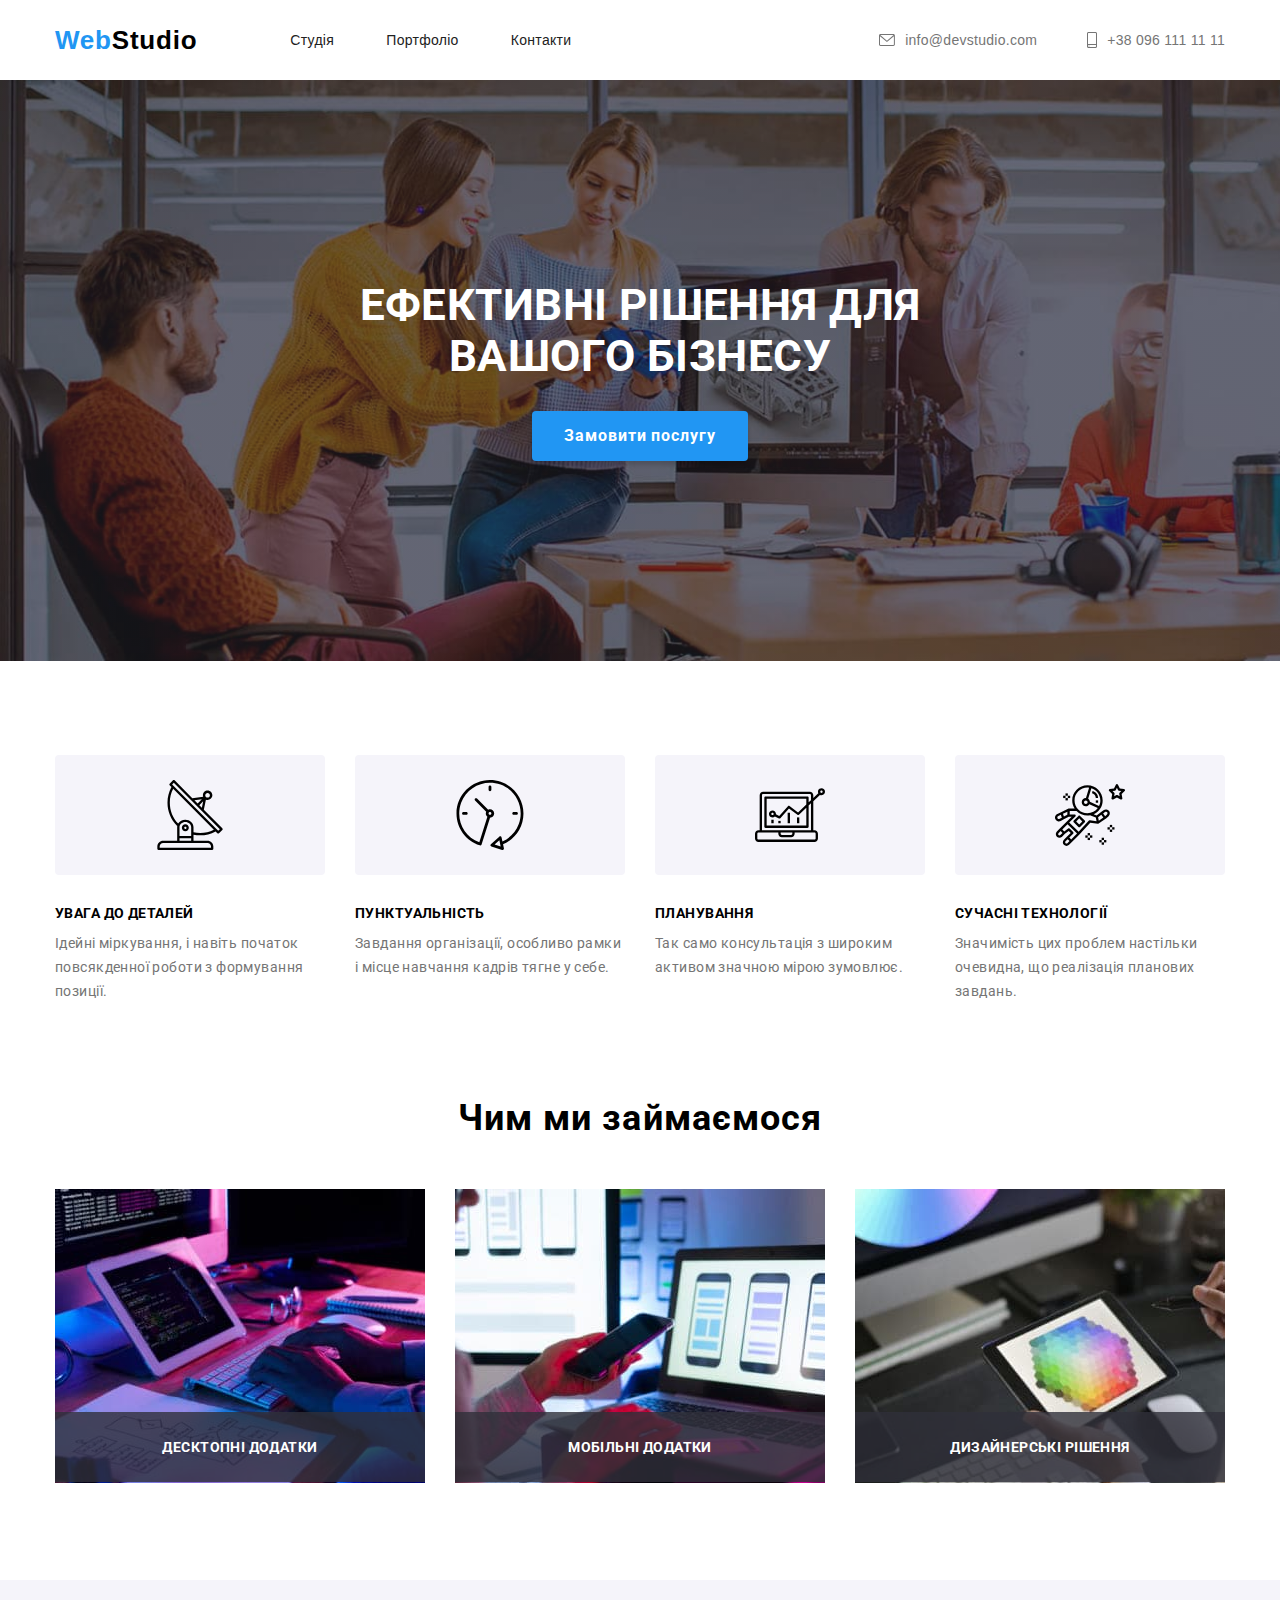
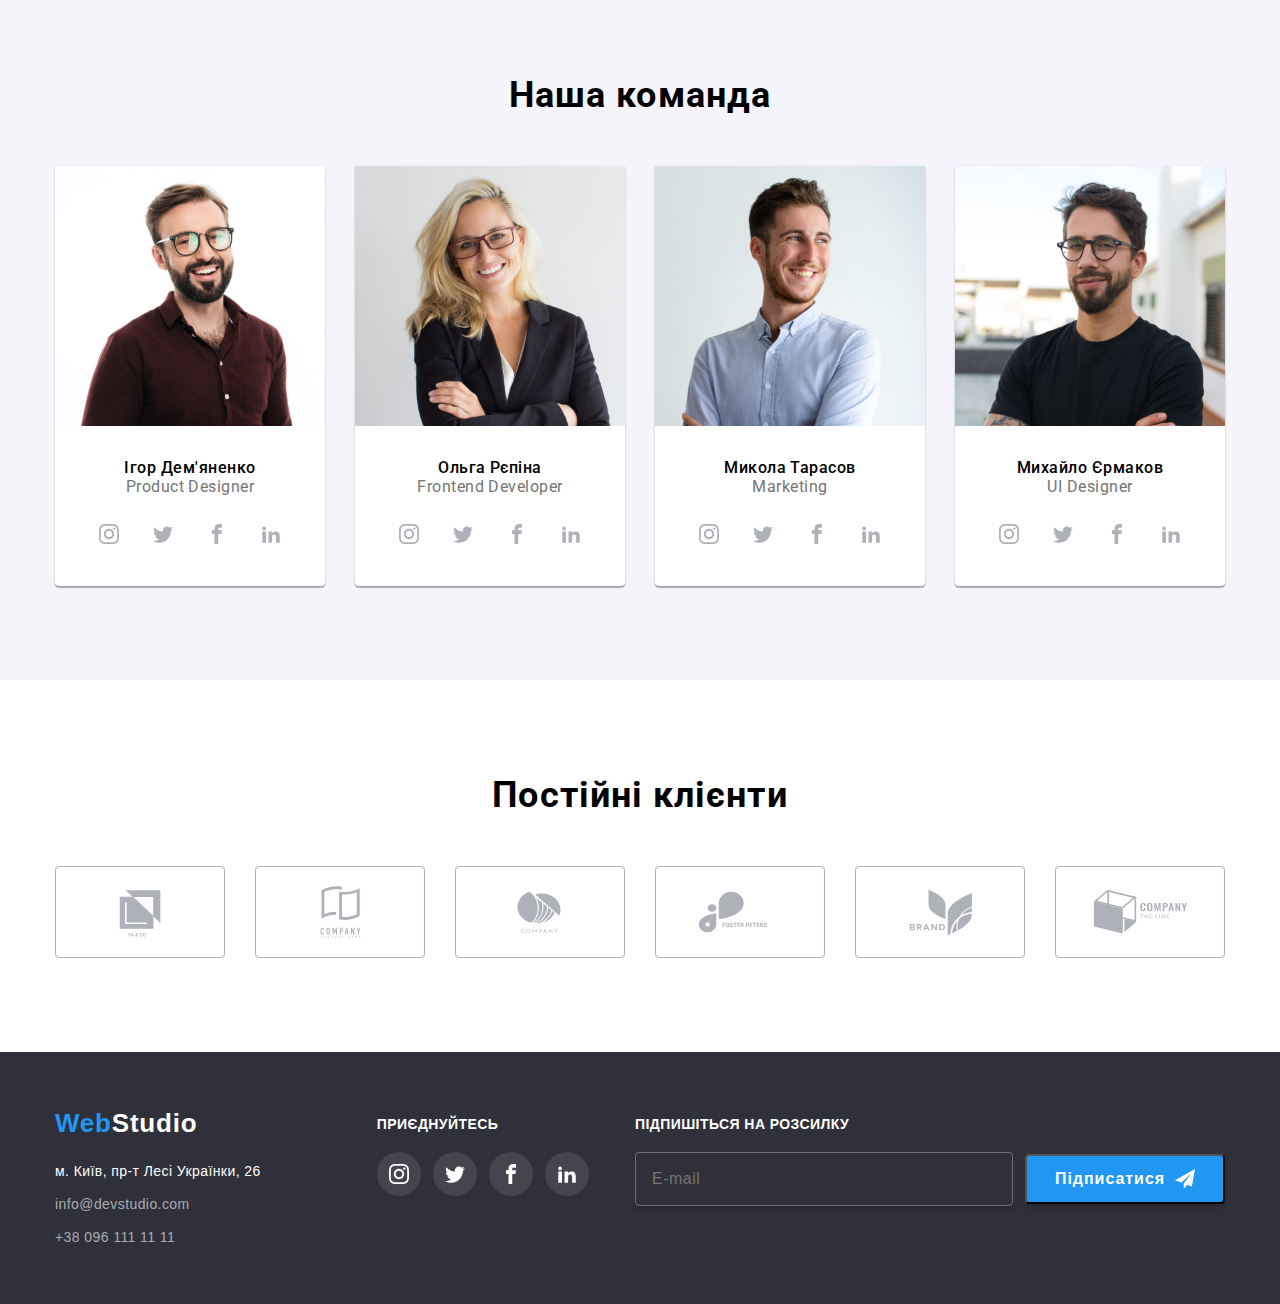
<file: index.html>
<!DOCTYPE html>
<html lang="uk">
  <head>
    <meta name="viewport" content="width=device-width, initial-scale=1" />
    <meta charset="UTF-8" />
    <meta http-equiv="X-UA-Compatible" content="IE=edge" />
    <meta name="viewport" content="width=device-width, initial-scale=1.0" />
    <title lang="en">WebStudio</title>
    <link
      rel="stylesheet"
      href="https://cdnjs.cloudflare.com/ajax/libs/modern-normalize/2.0.0/modern-normalize.min.css"
    />
    <link
      href="https://fonts.googleapis.com/css2?family=Raleway:wght@700;900&family=Roboto:wght@400;500;700&display=swap"
      rel="stylesheet"
    />
    <link rel="stylesheet" href="./css/main.css" />
  </head>
  <body>
    <iframe
      src="./header.html"
      frameborder="0"
      class="iframe-header"
      title="шапка сайту"
    ></iframe>
    <main>
      <!-- Section hero -->
      <section class="hero">
        <div class="hero-container">
          <h1 class="hero-title">Ефективні рішення для вашого бізнесу</h1>
          <button class="hero-btn" type="button" data-modal-open>
            Замовити послугу
          </button>
        </div>
      </section>
      <!-- Наші особливості -->
      <section class="section">
        <div class="advantages">
          <ul class="advantages-list">
            <li class="advantages-list-item">
              <div class="advantages-list-item-iconbox">
                <svg class="advantages-list-item-iconbox-icon">
                  <use href="./icons/symbol-defs.svg#icon-antenna"></use>
                </svg>
              </div>
              <h3 class="advantages-list-item-title">УВАГА ДО ДЕТАЛЕЙ</h3>
              <p class="advantages-list-item-desc">
                Ідейні міркування, і навіть початок повсякденної роботи з
                формування позиції.
              </p>
            </li>
            <li class="advantages-list-item">
              <div class="advantages-list-item-iconbox">
                <svg class="advantages-list-item-iconbox-icon">
                  <use href="./icons/symbol-defs.svg#icon-clock"></use>
                </svg>
              </div>
              <h3 class="advantages-list-item-title">ПУНКТУАЛЬНІСТЬ</h3>
              <p class="advantages-list-item-desc">
                Завдання організації, особливо рамки і місце навчання кадрів
                тягне у себе.
              </p>
            </li>
            <li class="advantages-list-item">
              <div class="advantages-list-item-iconbox">
                <svg class="advantages-list-item-iconbox-icon">
                  <use href="./icons/symbol-defs.svg#icon-diagram"></use>
                </svg>
              </div>
              <h3 class="advantages-list-item-title">ПЛАНУВАННЯ</h3>
              <p class="advantages-list-item-desc">
                Так само консультація з широким активом значною мірою зумовлює.
              </p>
            </li>
            <li class="advantages-list-item">
              <div class="advantages-list-item-iconbox">
                <svg class="advantages-list-item-iconbox-icon">
                  <use href="./icons/symbol-defs.svg#icon-astronaut"></use>
                </svg>
              </div>
              <h3 class="advantages-list-item-title">СУЧАСНІ ТЕХНОЛОГІЇ</h3>
              <p class="advantages-list-item-desc">
                Значимість цих проблем настільки очевидна, що реалізація
                планових завдань.
              </p>
            </li>
          </ul>
        </div>
      </section>
      <!-- Чим ми займаємося-->
      <section class="section">
        <div class="container">
          <h2 class="section-title">Чим ми займаємося</h2>
          <ul class="we-do-list">
            <li class="we-do-list-item">
              <img
                src="./images/coding.jpg"
                alt="photo-coding"
                height="294"
                width="370"
              />
              <p class="we-do-list-item-text">Десктопні додатки</p>
            </li>
            <li class="we-do-list-item">
              <img
                src="./images/design.jpg"
                alt="photo-design"
                height="294"
                width="370"
              />
              <p class="we-do-list-item-text">Мобільні додатки</p>
            </li>
            <li class="we-do-list-item">
              <img
                src="./images/style.jpg"
                alt="photo-style,colors"
                height="294"
                width="370"
              />
              <p class="we-do-list-item-text">Дизайнерські рішення</p>
            </li>
          </ul>
        </div>
      </section>
      <!--Наша команда-->
      <section class="section color-section">
        <div class="team-container">
          <h2 class="section-title">Наша команда</h2>
          <ul class="team-list">
            <li class="team-list-item">
              <img
                src="./images/ihor-demyanenko.jpg"
                alt="photo-ihora"
                width="270"
                height="260"
              />
              <div class="team-list-item-info">
                <h3 class="team-list-item-info-name">Ігор Дем'яненко</h3>
                <p class="team-list-item-info-position">Product Designer</p>
                <ul class="team-list-item-info-media-list">
                  <li class="team-list-item-info-media-list-item">
                    <a
                      href="https://www.instagram.com/"
                      class="icon-container"
                      aria-label="Посилання на інстаграм"
                    >
                      <svg class="icon">
                        <use
                          href="./icons/symbol-defs.svg#icon-instagram"
                        ></use>
                      </svg>
                    </a>
                  </li>
                  <li class="team-list-item-info-media-list-item">
                    <a
                      href="https://twitter.com/"
                      class="icon-container"
                      aria-label="Посилання на твіттер"
                    >
                      <svg class="icon">
                        <use href="./icons/symbol-defs.svg#icon-twitter"></use>
                      </svg>
                    </a>
                  </li>
                  <li class="team-list-item-info-media-list-item">
                    <a
                      href="https://www.facebook.com/"
                      class="icon-container"
                      aria-label="Посилання на фейсбук"
                    >
                      <svg class="icon">
                        <use href="./icons/symbol-defs.svg#icon-facebook"></use>
                      </svg>
                    </a>
                  </li>
                  <li class="team-list-item-info-media-list-item">
                    <a
                      href="https://www.linkedin.com/"
                      class="icon-container"
                      aria-label="Посилання на лінкедин"
                    >
                      <svg class="icon">
                        <use href="./icons/symbol-defs.svg#icon-linkedin"></use>
                      </svg>
                    </a>
                  </li>
                </ul>
              </div>
            </li>
            <li class="team-list-item">
              <img
                src="./images/olga-repina.jpg"
                alt="photo-olga"
                width="270"
                height="260"
              />
              <div class="team-list-item-info">
                <h3 class="team-list-item-info-name">Ольга Рєпіна</h3>
                <p class="team-list-item-info-position">Frontend Developer</p>
                <ul class="team-list-item-info-media-list">
                  <li class="team-list-item-info-media-list-item">
                    <a
                      href="https://www.instagram.com/"
                      class="icon-container"
                      aria-label="Посилання на інстаграм"
                    >
                      <svg class="icon">
                        <use
                          href="./icons/symbol-defs.svg#icon-instagram"
                        ></use>
                      </svg>
                    </a>
                  </li>
                  <li class="team-list-item-info-media-list-item">
                    <a
                      href="https://twitter.com/"
                      class="icon-container"
                      aria-label="Посилання на твіттер"
                    >
                      <svg class="icon">
                        <use href="./icons/symbol-defs.svg#icon-twitter"></use>
                      </svg>
                    </a>
                  </li>
                  <li class="team-list-item-info-media-list-item">
                    <a
                      href="https://www.facebook.com/"
                      class="icon-container"
                      aria-label="Посилання на фейсбук"
                    >
                      <svg class="icon">
                        <use href="./icons/symbol-defs.svg#icon-facebook"></use>
                      </svg>
                    </a>
                  </li>
                  <li class="team-list-item-info-media-list-item">
                    <a
                      href="https://www.linkedin.com/"
                      class="icon-container"
                      aria-label="Посилання на лінкедин"
                    >
                      <svg class="icon">
                        <use href="./icons/symbol-defs.svg#icon-linkedin"></use>
                      </svg>
                    </a>
                  </li>
                </ul>
              </div>
            </li>
            <li class="team-list-item">
              <img
                src="./images/mykola-tarasov.jpg"
                alt="photo-mykola"
                width="270"
                height="260"
              />
              <div class="team-list-item-info">
                <h3 class="team-list-item-info-name">Микола Тарасов</h3>
                <p class="team-list-item-info-position">Marketing</p>
                <ul class="team-list-item-info-media-list">
                  <li class="team-list-item-info-media-list-item">
                    <a
                      href="https://www.instagram.com/"
                      class="icon-container"
                      aria-label="Посилання на інстаграм"
                    >
                      <svg class="icon">
                        <use
                          href="./icons/symbol-defs.svg#icon-instagram"
                        ></use>
                      </svg>
                    </a>
                  </li>
                  <li class="team-list-item-info-media-list-item">
                    <a
                      href="https://twitter.com/"
                      class="icon-container"
                      aria-label="Посилання на твіттер"
                    >
                      <svg class="icon">
                        <use href="./icons/symbol-defs.svg#icon-twitter"></use>
                      </svg>
                    </a>
                  </li>
                  <li class="team-list-item-info-media-list-item">
                    <a
                      href="https://www.facebook.com/"
                      class="icon-container"
                      aria-label="Посилання на фейсбук"
                    >
                      <svg class="icon">
                        <use href="./icons/symbol-defs.svg#icon-facebook"></use>
                      </svg>
                    </a>
                  </li>
                  <li class="team-list-item-info-media-list-item">
                    <a
                      href="https://www.linkedin.com/"
                      class="icon-container"
                      aria-label="Посилання на лінкедин"
                    >
                      <svg class="icon">
                        <use href="./icons/symbol-defs.svg#icon-linkedin"></use>
                      </svg>
                    </a>
                  </li>
                </ul>
              </div>
            </li>
            <li class="team-list-item">
              <img
                src="./images/mykhailo-yermakov.jpg"
                alt="photo-mykhailo"
                width="270"
                height="260"
              />
              <div class="team-list-item-info">
                <h3 class="team-list-item-info-name">Михайло Єрмаков</h3>
                <p class="team-list-item-info-position">UI Designer</p>
                <ul class="team-list-item-info-media-list">
                  <li class="team-list-item-info-media-list-item">
                    <a
                      href="https://www.instagram.com/"
                      class="icon-container"
                      aria-label="Посилання на інстаграм"
                    >
                      <svg class="icon">
                        <use
                          href="./icons/symbol-defs.svg#icon-instagram"
                        ></use>
                      </svg>
                    </a>
                  </li>
                  <li class="team-list-item-info-media-list-item">
                    <a
                      href="https://twitter.com/"
                      class="icon-container"
                      aria-label="Посилання на твіттер"
                    >
                      <svg class="icon">
                        <use href="./icons/symbol-defs.svg#icon-twitter"></use>
                      </svg>
                    </a>
                  </li>
                  <li class="team-list-item-info-media-list-item">
                    <a
                      href="https://www.facebook.com/"
                      class="icon-container"
                      aria-label="Посилання на фейсбук"
                    >
                      <svg class="icon">
                        <use href="./icons/symbol-defs.svg#icon-facebook"></use>
                      </svg>
                    </a>
                  </li>
                  <li class="team-list-item-info-media-list-item">
                    <a
                      href="https://www.linkedin.com/"
                      class="icon-container"
                      aria-label="Посилання на лінкедин"
                    >
                      <svg class="icon">
                        <use href="./icons/symbol-defs.svg#icon-linkedin"></use>
                      </svg>
                    </a>
                  </li>
                </ul>
              </div>
            </li>
          </ul>
        </div>
      </section>
      <!--Постійні клієнти-->
      <section class="section">
        <h2 class="section-title">Постійні клієнти</h2>
        <ul class="client-list">
          <li class="client-list-item">
            <svg class="client-list-item-logo">
              <use href="./icons/symbol-defs.svg#icon-yaco"></use>
            </svg>
          </li>
          <li class="client-list-item">
            <svg class="client-list-item-logo">
              <use href="./icons/symbol-defs.svg#icon-company"></use>
            </svg>
          </li>
          <li class="client-list-item">
            <svg class="client-list-item-logo">
              <use href="./icons/symbol-defs.svg#icon-company2"></use>
            </svg>
          </li>
          <li class="client-list-item">
            <svg class="client-list-item-logo">
              <use href="./icons/symbol-defs.svg#icon-Logo"></use>
            </svg>
          </li>
          <li class="client-list-item">
            <svg class="client-list-item-logo">
              <use href="./icons/symbol-defs.svg#icon-brand"></use>
            </svg>
          </li>
          <li class="client-list-item">
            <svg class="client-list-item-logo">
              <use href="./icons/symbol-defs.svg#icon-cube"></use>
            </svg>
          </li>
        </ul>
      </section>
    </main>
    <iframe
      src="./footer.html"
      frameborder="0"
      class="iframe-footer"
      title="підвал сайту"
    ></iframe>
    <!-- Modal -->
    <div class="backdrop is-hidden" data-backdrop>
      <div class="modal" data-modal>
        <button class="modal-button-close" data-modal-close>
          <svg class="icon-black">
            <use href="./icons/symbol-defs.svg#icon-close-black"></use>
          </svg>
        </button>
        <form class="modal-form">
          <h2>Залиште свої дані, ми вам передзвонимо</h2>

          <div class="modal-form-field">
            <label>
              Ім'я <br />
              <div class="input-container">
                <input type="text" class="input-container-field" />
                <svg class="icon">
                  <use href="icons/symbol-defs.svg#icon-person-black"></use>
                </svg>
              </div>
            </label>
          </div>
          <div class="modal-form-field">
            <label>
              Телефон <br />
              <div class="input-container">
                <input type="tel" class="input-container-field" />
                <svg class="icon">
                  <use href="icons/symbol-defs.svg#icon-phone-black"></use>
                </svg>
              </div>
            </label>
          </div>
          <div class="modal-form-field">
            <label>
              Пошта
              <br />
              <div class="input-container">
                <input type="email" class="input-container-field" />
                <svg class="icon">
                  <use href="./icons/symbol-defs.svg#icon-email-black"></use>
                </svg>
              </div>
            </label>
          </div>
          <div class="modal-form-field">
            <label
              >Коментар
              <br />

              <textarea
                cols="30"
                rows="10"
                class="comment-input"
                placeholder="Введіть текст"
              ></textarea>
            </label>
          </div>
          <div class="terms-of-the-contract">
            <input type="checkbox" class="checkbox" />
            <p>
              Погоджуюся з розсилкою та приймаю <a href="#">Умови договору</a>
            </p>
          </div>
          <button class="btn-send">Відправити</button>
        </form>
      </div>
    </div>
    <script src="./js/modal.js"></script>
  </body>
</html>
</file>
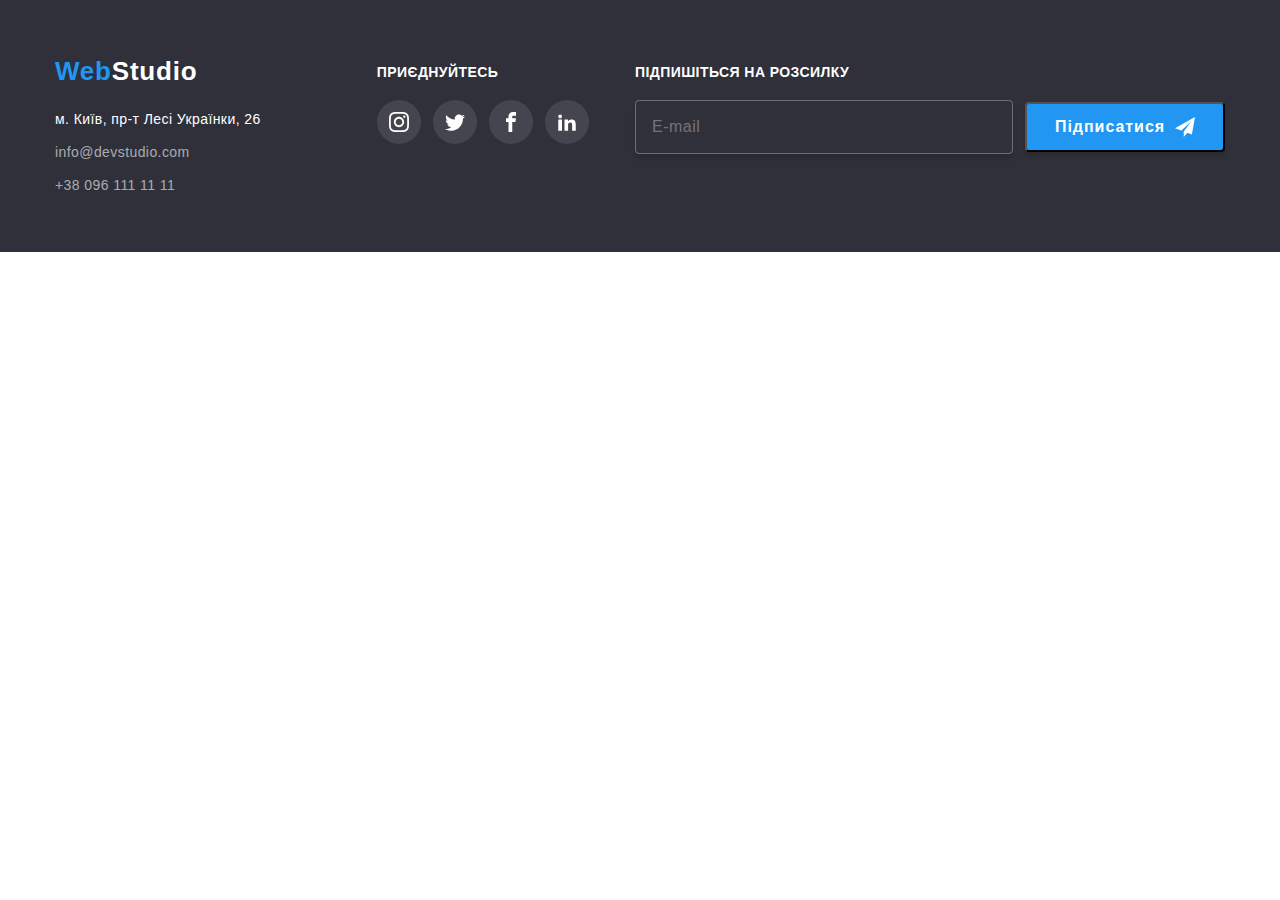
<file: footer.html>
<!DOCTYPE html>
<html lang="uk">
  <head>
    <meta name="viewport" content="width=device-width, initial-scale=1" />
    <meta charset="UTF-8" />
    <meta name="viewport" content="width=device-width, initial-scale=1.0" />
    <title lang="en">footer</title>
    <link rel="stylesheet" href="./css/footer.css" />
  </head>
  <body>
    <footer>
      <div class="footer-container flex">
        <address class="address-container">
          <a href="/" class="logo" target="_top">
            <span class="logo-web-footer">Web</span
            ><span class="logo-studio-footer">Studio</span>
          </a>
          <p class="address">м. Київ, пр-т Лесі Українки, 26</p>
          <ul class="footer-contacs-list">
            <li class="footer-contacs-list-item">
              <a class="footer-contact" href="mailto:info@devstudio.com"
                >info@devstudio.com</a
              >
            </li>
            <li class="footer-contacs-list-item">
              <a class="footer-contact" href="tel:+380961111111"
                >+38 096 111 11 11</a
              >
            </li>
          </ul>
        </address>
        <div class="media-box">
          <p class="media-title">приєднуйтесь</p>
          <ul class="footer-media-box">
            <li>
              <a href="https://www.instagram.com/" class="icon-container">
                <svg class="icon">
                  <use href="./icons/symbol-defs.svg#icon-instagram"></use>
                </svg>
              </a>
            </li>
            <li>
              <a href="https://twitter.com/" class="icon-container">
                <svg class="icon">
                  <use href="./icons/symbol-defs.svg#icon-twitter"></use>
                </svg>
              </a>
            </li>
            <li>
              <a href="https://www.facebook.com/" class="icon-container">
                <svg class="icon">
                  <use href="./icons/symbol-defs.svg#icon-facebook"></use>
                </svg>
              </a>
            </li>
            <li>
              <a href="https://www.linkedin.com/" class="icon-container">
                <svg class="icon">
                  <use href="./icons/symbol-defs.svg#icon-linkedin"></use>
                </svg>
              </a>
            </li>
          </ul>
        </div>
        <div>
          <p class="media-title">Підпишіться на розсилку</p>
          <div class="footer-media-box">
            <input type="email" class="footer-input" placeholder="E-mail" />
            <button class="modal-open-btn" type="button" data-modal-open>
              <span>Підписатися</span>
              <svg class="icon">
                <use href="icons/symbol-defs.svg#icon-send"></use>
              </svg>
            </button>
          </div>
        </div>
      </div>
    </footer>
    <script src="./js/modal.js"></script>
  </body>
</html>
</file>
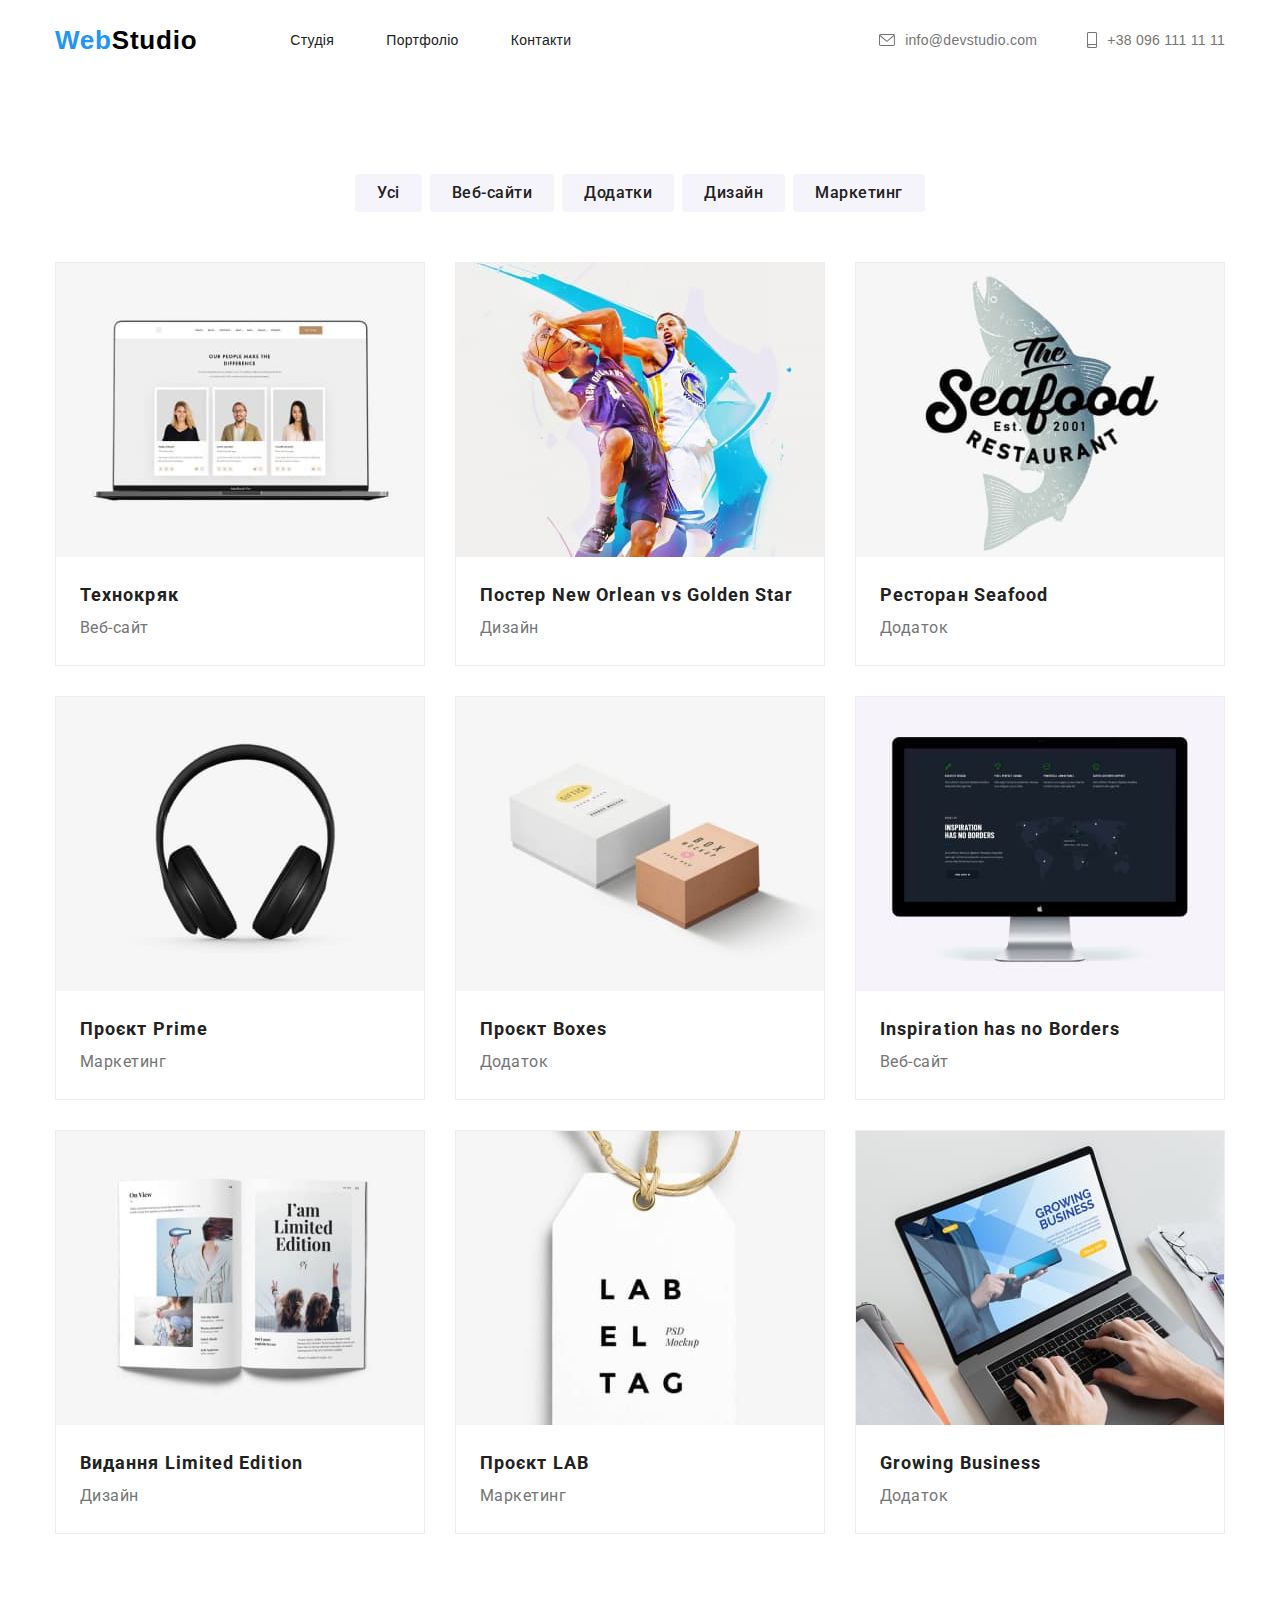
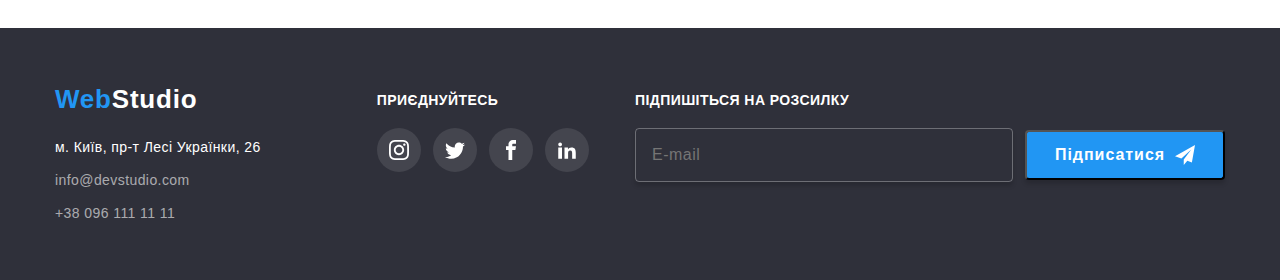
<file: portfolio.html>
<html lang="uk">
  <head>
    <meta name="viewport" content="width=device-width, initial-scale=1" />
    <meta charset="UTF-8" />
    <meta http-equiv="X-UA-Compatible" content="IE=edge" />
    <meta name="viewport" content="width=device-width, initial-scale=1.0" />
    <title>WebStudio</title>
    <link
      rel="stylesheet"
      href="https://cdnjs.cloudflare.com/ajax/libs/modern-normalize/2.0.0/modern-normalize.min.css"
    />
    <link
      href="https://fonts.googleapis.com/css2?family=Raleway:wght@700;900&family=Roboto:wght@400;500;700&display=swap"
      rel="stylesheet"
    />
    <link rel="stylesheet" href="./css/main.css" />
    <link rel="stylesheet" href="./css/portfolio.css" />
  </head>
  <body>
    <main>
      <iframe
        src="./header.html"
        frameborder="0"
        class="iframe-header"
        title="шапка сайту"
      ></iframe>
      <ul class="portfolio-menu-list">
        <li><button class="portfolio-menu-list-item">Усі</button></li>
        <li><button class="portfolio-menu-list-item">Веб-сайти</button></li>
        <li><button class="portfolio-menu-list-item">Додатки</button></li>
        <li><button class="portfolio-menu-list-item">Дизайн</button></li>
        <li><button class="portfolio-menu-list-item">Маркетинг</button></li>
      </ul>
      <ul class="portfolio-list center">
        <li class="portfolio-list-item">
          <div class="portfolio-list-item-container">
            <img src="./images/portfolio/techcrack.jpg" alt="Технокряк" />
            <div class="portfolio-list-item-container-img">
              <p>
                Ресурс пропонує комплексні пропозиції з різним рівнем
                функціоналу та сервісів. Все це дозволить відвідувачу отримати
                вичерпні відомості про компанію чи приватну особу.
              </p>
            </div>
          </div>
          <div class="portfolio-list-item-text">
            <p>Технокряк</p>
            <span>Веб-сайт</span>
          </div>
        </li>
        <li class="portfolio-list-item">
          <div class="portfolio-list-item-container">
            <img
              src="./images/portfolio/new-orlean-vs-golden-star.jpg"
              alt="Постер New Orlean vs Golden Star"
            />
            <div class="portfolio-list-item-container-img">
              <p>
                Ресурс пропонує комплексні пропозиції з різним рівнем
                функціоналу та сервісів. Все це дозволить відвідувачу отримати
                вичерпні відомості про компанію чи приватну особу.
              </p>
            </div>
          </div>
          <div class="portfolio-list-item-text">
            <p>Постер New Orlean vs Golden Star</p>
            <span>Дизайн</span>
          </div>
        </li>
        <li class="portfolio-list-item">
          <div class="portfolio-list-item-container">
            <img
              src="./images/portfolio/seafood-restaurant.jpg"
              alt="Ресторан Seafood"
            />
            <div class="portfolio-list-item-container-img">
              <p>
                Ресурс пропонує комплексні пропозиції з різним рівнем
                функціоналу та сервісів. Все це дозволить відвідувачу отримати
                вичерпні відомості про компанію чи приватну особу.
              </p>
            </div>
          </div>
          <div class="portfolio-list-item-text">
            <p>Ресторан Seafood</p>
            <span>Додаток</span>
          </div>
        </li>
        <li class="portfolio-list-item">
          <div class="portfolio-list-item-container">
            <img
              src="./images/portfolio/project-prime.jpg"
              alt="Проєкт Prime"
            />
            <div class="portfolio-list-item-container-img">
              <p>
                Ресурс пропонує комплексні пропозиції з різним рівнем
                функціоналу та сервісів. Все це дозволить відвідувачу отримати
                вичерпні відомості про компанію чи приватну особу.
              </p>
            </div>
          </div>
          <div class="portfolio-list-item-text">
            <p>Проєкт Prime</p>
            <span>Маркетинг</span>
          </div>
        </li>
        <li class="portfolio-list-item">
          <div class="portfolio-list-item-container">
            <img
              src="./images/portfolio/project-boxes.jpg"
              alt="Проєкт Boxes"
            />
            <div class="portfolio-list-item-container-img">
              <p>
                Ресурс пропонує комплексні пропозиції з різним рівнем
                функціоналу та сервісів. Все це дозволить відвідувачу отримати
                вичерпні відомості про компанію чи приватну особу.
              </p>
            </div>
          </div>
          <div class="portfolio-list-item-text">
            <p>Проєкт Boxes</p>
            <span>Додаток</span>
          </div>
        </li>
        <li class="portfolio-list-item">
          <div class="portfolio-list-item-container">
            <img
              src="./images/portfolio/inspiration-has-no-borders.jpg"
              alt="Inspiration has no Borders"
            />
            <div class="portfolio-list-item-container-img">
              <p>
                Ресурс пропонує комплексні пропозиції з різним рівнем
                функціоналу та сервісів. Все це дозволить відвідувачу отримати
                вичерпні відомості про компанію чи приватну особу.
              </p>
            </div>
          </div>
          <div class="portfolio-list-item-text">
            <p>Inspiration has no Borders</p>
            <span>Веб-сайт</span>
          </div>
        </li>
        <li class="portfolio-list-item">
          <div class="portfolio-list-item-container">
            <img
              src="./images/portfolio/limited-edition.jpg"
              alt="Видання Limited Edition"
            />
            <div class="portfolio-list-item-container-img">
              <p>
                Ресурс пропонує комплексні пропозиції з різним рівнем
                функціоналу та сервісів. Все це дозволить відвідувачу отримати
                вичерпні відомості про компанію чи приватну особу.
              </p>
            </div>
          </div>
          <div class="portfolio-list-item-text">
            <p>Видання Limited Edition</p>
            <span>Дизайн</span>
          </div>
        </li>
        <li class="portfolio-list-item">
          <div class="portfolio-list-item-container">
            <img src="./images/portfolio/project-LAB.jpg" alt="Проєкт LAB" />
            <div class="portfolio-list-item-container-img">
              <p>
                Ресурс пропонує комплексні пропозиції з різним рівнем
                функціоналу та сервісів. Все це дозволить відвідувачу отримати
                вичерпні відомості про компанію чи приватну особу.
              </p>
            </div>
          </div>
          <div class="portfolio-list-item-text">
            <p>Проєкт LAB</p>
            <span>Маркетинг</span>
          </div>
        </li>
        <li class="portfolio-list-item">
          <div class="portfolio-list-item-container">
            <img
              src="./images/portfolio/growing-business.jpg"
              alt="Growing Business"
            />
            <div class="portfolio-list-item-container-img">
              <p>
                Ресурс пропонує комплексні пропозиції з різним рівнем
                функціоналу та сервісів. Все це дозволить відвідувачу отримати
                вичерпні відомості про компанію чи приватну особу.
              </p>
            </div>
          </div>
          <div class="portfolio-list-item-text">
            <p>Growing Business</p>
            <span>Додаток</span>
          </div>
        </li>
      </ul>
    </main>
    <iframe
      src="./footer.html"
      frameborder="0"
      class="iframe-footer"
      title="підвал сайту"
    ></iframe>
    <!-- Modal -->
    <div class="backdrop is-hidden" data-backdrop>
      <div class="modal" data-modal>
        <button class="modal-button-close" data-modal-close>
          <svg class="icon-black">
            <use href="./icons/symbol-defs.svg#icon-close-black"></use>
          </svg>
        </button>
        <form class="modal-form">
          <h2>Залиште свої дані, ми вам передзвонимо</h2>

          <div class="modal-form-field">
            <label>
              Ім'я <br />
              <div class="input-container">
                <input type="text" class="input-container-field" />
                <svg class="icon">
                  <use href="icons/symbol-defs.svg#icon-person-black"></use>
                </svg>
              </div>
            </label>
          </div>
          <div class="modal-form-field">
            <label>
              Телефон <br />
              <div class="input-container">
                <input type="tel" class="input-container-field" />
                <svg class="icon">
                  <use href="icons/symbol-defs.svg#icon-phone-black"></use>
                </svg>
              </div>
            </label>
          </div>
          <div class="modal-form-field">
            <label>
              Пошта
              <br />
              <div class="input-container">
                <input type="email" class="input-container-field" />
                <svg class="icon">
                  <use href="./icons/symbol-defs.svg#icon-email-black"></use>
                </svg>
              </div>
            </label>
          </div>
          <div class="modal-form-field">
            <label
              >Коментар
              <br />

              <textarea
                cols="30"
                rows="10"
                class="comment-input"
                placeholder="Введіть текст"
              ></textarea>
            </label>
          </div>
          <div class="terms-of-the-contract">
            <input type="checkbox" class="checkbox" />
            <p>
              Погоджуюся з розсилкою та приймаю <a href="#">Умови договору</a>
            </p>
          </div>
          <button class="btn-send">Відправити</button>
        </form>
      </div>
    </div>
    <script src="./js/modal.js"></script>
  </body>
</html>
</file>
<file: css/main.css>
* {
  transition-duration: 250ms;
  transition-timing-function: cubic-bezier(0.4, 0, 0.2, 1);
  transition-delay: 0ms;
  font-family: "Roboto", sans-serif;
}

address {
  font-style: normal;
}

body {
  font-family: "Roboto", sans-serif;
  font-style: normal;
  font-weight: 400;
  font-size: 14px;
  letter-spacing: 0.03em;
  max-width: 1600px;
  margin: 0 auto;
  width: 100%;
}

a {
  text-decoration: none;
}

h1,
h2,
h3,
h4,
h5,
h6,
p,
body,
iframe {
  margin: 0;
  padding: 0;
  border: none;
  display: block;
}

ul {
  list-style: none;
  margin: 0;
  padding: 0;
}

.logo {
  font-family: "Roboto", sans-serif;
  font-size: 26px;
  font-weight: 700;
  letter-spacing: 0.78px;
  font-style: normal;
}
.logo-web {
  color: #2196f3;
}
.logo-web-footer {
  color: #2196f3;
}
.logo-studio {
  color: black;
}
.logo-studio-footer {
  color: #fff;
}

.center {
  margin: auto;
  justify-content: center;
}

iframe {
  width: 100%;
  border: 0;
  margin: 0;
  border: none;
  overflow: hidden;
}

.iframe-header {
  height: 80px;
}
.iframe-footer {
  height: 252px;
}

.is-hidden {
  opacity: 0;
  visibility: hidden;
  pointer-events: none;
  scale: 0;
}

.backdrop {
  position: fixed;
  top: 0;
  bottom: 0;
  left: 0;
  right: 0;
  background: rgba(0, 0, 0, 0.2);
  z-index: 10;
}

.modal {
  border-radius: 4px;
  background: #fff;
  box-shadow: 0px 2px 1px 0px rgba(0, 0, 0, 0.2), 0px 1px 1px 0px rgba(0, 0, 0, 0.14), 0px 1px 3px 0px rgba(0, 0, 0, 0.12);
  padding: 40px;
  position: absolute;
  width: 600px;
  height: 400px;
  top: 50%;
  left: 50%;
  width: 528px;
  height: 581px;
  transform: translate(-50%, -50%);
  transition-property: scale;
  scale: 1;
}
.modal-button-close {
  position: absolute;
  right: 8px;
  top: 8px;
  width: 30px;
  height: 30px;
  background-color: #fff;
  border-radius: 50%;
  border-width: 1px;
  border-color: rgba(0, 0, 0, 0.1);
  display: flex;
  justify-content: center;
  align-items: center;
  cursor: pointer;
}
.modal-button-close:hover .icon-black {
  fill: #2196f3;
  transition-property: fill;
}
.modal-form h2 {
  text-align: center;
}
.modal-form-field {
  margin-top: 10px;
}
.modal-form-field .comment-input {
  height: 120px;
  padding: 12px 16px;
  resize: none;
}
.modal-form-field label {
  color: #757575;
  font-family: "Roboto", sans-serif;
  font-size: 12px;
  letter-spacing: 0.12px;
}
.modal-form-field input,
.modal-form-field textarea {
  border-radius: 4px;
  border: 1px solid rgba(33, 33, 33, 0.2);
  width: 100%;
  height: 40px;
  transition-property: border-color, fill;
}
.modal-form-field input:hover {
  border-color: #2196f3;
  fill: #2196f3;
  cursor: pointer;
}

.icon-container-black {
  width: 18px;
  height: 18px;
  fill: black;
}

.input-container {
  position: relative;
}
.input-container-field {
  padding-left: 42px;
}
.input-container .icon {
  position: absolute;
  left: 12px;
  top: 50%;
  transform: translateY(-50%);
  width: 18px;
  height: 18px;
  fill: black;
  transition-property: fill;
}
.input-container:hover .icon {
  fill: #2196f3;
}

.checkbox {
  width: 16px;
  height: 15px;
  cursor: pointer;
}

.terms-of-the-contract {
  margin-top: 20px;
  display: flex;
  align-items: center;
  justify-content: center;
  -moz-column-gap: 7px;
       column-gap: 7px;
}
.terms-of-the-contract p {
  color: #757575;
  font-family: "Roboto", sans-serif;
  font-size: 14px;
  font-weight: 400;
  line-height: 24px;
  letter-spacing: 0.42px;
}
.terms-of-the-contract a {
  text-decoration: underline;
  color: #2196f3;
}

.btn-send {
  display: block;
  border-radius: 4px;
  background: #2196f3;
  box-shadow: 0px 4px 4px 0px rgba(0, 0, 0, 0.15);
  width: 200px;
  height: 50px;
  color: #fff;
  text-align: center;
  font-family: "Roboto", sans-serif;
  font-size: 16px;
  font-weight: 700;
  line-height: 30px;
  letter-spacing: 0.96px;
  margin: auto;
  margin-top: 30px;
  transition-property: background-color;
}
.btn-send:hover {
  cursor: pointer;
  background-color: #27b0eb;
}

.section {
  padding: 0 47px;
}
.section-title {
  text-align: center;
  font-size: 36px;
  font-weight: 700;
  line-height: normal;
  letter-spacing: 1.08px;
  padding-top: 94px;
  padding-bottom: 50px;
}

.color-section {
  background: #f5f4fa;
}

.hero {
  padding: 200px 0;
  background-image: linear-gradient(to bottom, rgba(47, 48, 58, 0.4), rgba(47, 48, 58, 0.4)), url("../images/section-hero.jpg");
  background-size: cover;
  background-repeat: no-repeat;
  margin-bottom: 94px;
}
.hero-container {
  width: 1170px;
  margin-left: auto;
  margin-right: auto;
}
.hero-title {
  width: 696px;
  margin: 0 auto;
  text-transform: uppercase;
  color: white;
  font-size: 44px;
  text-align: center;
}
.hero-btn {
  width: 216px;
  height: 50px;
  background-color: #2196f3;
  color: white;
  border: none;
  margin: 0 auto;
  display: block;
  border-radius: 4px;
  margin-top: 30px;
  box-shadow: 0px 4px 4px 0px rgba(0, 0, 0, 0.15);
  text-align: center;
  font-size: 16px;
  font-weight: 700;
  line-height: 30px;
  letter-spacing: 0.96px;
  transition-property: background-color;
}
.hero-btn:hover {
  cursor: pointer;
  background-color: #27b0eb;
}

.advantages {
  display: flex;
  align-items: center;
  height: 100%;
  width: 1170px;
  margin-left: auto;
  margin-right: auto;
}
.advantages-title {
  display: none;
}
.advantages-list {
  display: flex;
  -moz-column-gap: 30px;
       column-gap: 30px;
}
.advantages-list-item {
  width: 270px;
}
.advantages-list-item-iconbox {
  width: 100%;
  height: 120px;
  background-color: #f5f4fa;
  border-radius: 4px;
  padding: 25px 100px;
  margin-bottom: 30px;
}
.advantages-list-item-iconbox-icon {
  width: 70px;
  height: 70px;
}
.advantages-list-item-title {
  font-size: 14px;
  font-weight: 700;
  letter-spacing: 0.42px;
}
.advantages-list-item-desc {
  margin-top: 10px;
  color: #757575;
  font-size: 14px;
  line-height: 24px;
  letter-spacing: 0.42px;
}

.we-do-list {
  display: flex;
  -moz-column-gap: 30px;
       column-gap: 30px;
  padding-bottom: 94px;
  width: 1170px;
  margin: auto;
}
.we-do-list-item {
  position: relative;
}
.we-do-list-item-text {
  padding-top: 27px;
  position: absolute;
  bottom: 4px;
  color: #fff;
  text-align: center;
  font-size: 14px;
  font-weight: 700;
  letter-spacing: 0.42px;
  text-transform: uppercase;
  width: 370px;
  height: 70px;
  background-color: rgba(47, 48, 58, 0.8);
}

.team-container {
  width: 1170px;
  margin: auto;
}
.team-container .team-list {
  display: flex;
  -moz-column-gap: 30px;
       column-gap: 30px;
  padding-bottom: 94px;
}
.team-container .team-list-item {
  border-radius: 0px 0px 4px 4px;
  box-shadow: 0px 2px 1px 0px rgba(0, 0, 0, 0.2), 0px 1px 1px 0px rgba(0, 0, 0, 0.14), 0px 1px 3px 0px rgba(0, 0, 0, 0.12);
  background-color: white;
}
.team-container .team-list-item-info {
  padding: 30px 32px;
}
.team-container .team-list-item-info-name {
  text-align: center;
  font-size: 16px;
  font-weight: 500;
  letter-spacing: 0.48px;
}
.team-container .team-list-item-info-position {
  color: #757575;
  text-align: center;
  font-size: 16px;
  letter-spacing: 0.48px;
}
.team-container .team-list-item-info-media-list {
  display: flex;
  -moz-column-gap: 10px;
       column-gap: 10px;
  margin-top: 16px;
}
.team-container .team-list-item-info-media-list-item {
  width: 44px;
  height: 44px;
}

.client-list {
  display: flex;
  width: 1170px;
  margin: auto;
  justify-content: space-between;
  margin-bottom: 94px;
}
.client-list-item {
  width: 170px;
  height: 92px;
  border: 1px solid #afb1b8;
  border-radius: 4px;
  transition-property: border-color;
}
.client-list-item-logo {
  width: 106px;
  height: 60px;
  margin: 16px 32px;
  fill: #afb1b8;
  transition-property: fill;
}
.client-list-item:hover .client-list-item-logo {
  fill: #2196f3;
}
.client-list-item:hover {
  cursor: pointer;
  border-color: #2196f3;
}

.turn-off {
  display: none;
}

.icon-container {
  display: flex;
  justify-content: center;
  align-items: center;
  width: 44px;
  height: 44px;
  border-radius: 50%;
  background-color: rgba(255, 255, 255, 0.1);
  transition-property: background-color;
}
.icon-container:hover {
  background-color: #2196f3;
}
.icon-container:hover .icon {
  fill: white;
}

.icon {
  fill: #afb1b8;
  width: 20px;
  height: 20px;
  transition-property: fill;
}
</file>
<file: css/footer.css>
* {
  transition-duration: 250ms;
  transition-timing-function: cubic-bezier(0.4, 0, 0.2, 1);
  transition-delay: 0ms;
  font-family: "Roboto", sans-serif;
}

address {
  font-style: normal;
}

body {
  font-family: "Roboto", sans-serif;
  font-style: normal;
  font-weight: 400;
  font-size: 14px;
  letter-spacing: 0.03em;
  max-width: 1600px;
  margin: 0 auto;
  width: 100%;
}

a {
  text-decoration: none;
}

h1,
h2,
h3,
h4,
h5,
h6,
p,
body,
iframe {
  margin: 0;
  padding: 0;
  border: none;
  display: block;
}

ul {
  list-style: none;
  margin: 0;
  padding: 0;
}

.logo {
  font-family: "Roboto", sans-serif;
  font-size: 26px;
  font-weight: 700;
  letter-spacing: 0.78px;
  font-style: normal;
}
.logo-web {
  color: #2196f3;
}
.logo-web-footer {
  color: #2196f3;
}
.logo-studio {
  color: black;
}
.logo-studio-footer {
  color: #fff;
}

.center {
  margin: auto;
  justify-content: center;
}

iframe {
  width: 100%;
  border: 0;
  margin: 0;
  border: none;
  overflow: hidden;
}

.iframe-header {
  height: 80px;
}
.iframe-footer {
  height: 252px;
}

footer {
  height: 252px;
  background: #2f303a;
  display: flex;
}

.footer-container {
  width: 1170px;
  margin: auto;
}

.icon-container {
  display: flex;
  justify-content: center;
  align-items: center;
  width: 44px;
  height: 44px;
  border-radius: 50%;
  background-color: rgba(255, 255, 255, 0.1);
  transition-property: background-color;
}
.icon-container:hover {
  background-color: #2196f3;
}
.icon-container:hover .icon {
  fill: white;
}

.icon {
  fill: #afb1b8;
  width: 20px;
  height: 20px;
  transition-property: fill;
}

footer .icon {
  fill: white;
}

.color-section {
  background: #f5f4fa;
}

.footer-contacs-list {
  display: flex;
  flex-direction: column;
  row-gap: 9px;
}

.address {
  color: #fff;
  font-size: 14px;
  line-height: 24px;
  letter-spacing: 0.42px;
  margin: 20px 0 9px;
}

.footer-contact {
  color: rgba(255, 255, 255, 0.6);
  font-size: 14px;
  line-height: 24px;
  letter-spacing: 0.42px;
}

.flex {
  display: flex;
  justify-content: space-between;
}

.media-title {
  color: #fff;
  font-size: 14px;
  font-weight: 700;
  letter-spacing: 0.42px;
  text-transform: uppercase;
  margin-top: 8px;
}

.media-box {
  display: flex;
  flex-direction: column;
  margin-left: 70px;
}

.footer-media-list {
  display: flex;
  -moz-column-gap: 10px;
  column-gap: 10px;
  margin-top: 20px;
}

.modal-open-btn {
  width: 200px;
  height: 50px;
  border-radius: 4px;
  background: #2196f3;
  box-shadow: 0px 4px 4px 0px rgba(0, 0, 0, 0.15);
  padding: 0 28px;
  display: flex;
  align-items: center;
  justify-content: space-between;
  transition-property: background-color;
}
.modal-open-btn span {
  color: #fff;
  font-size: 16px;
  font-weight: 700;
  line-height: 30px;
  letter-spacing: 0.96px;
}
.modal-open-btn:hover {
  cursor: pointer;
  background-color: #27b0eb;
}

.footer-media-box2 {
  margin-left: 100px;
}

.footer-input {
  border-radius: 4px;
  border: 1px solid rgba(255, 255, 255, 0.3);
  background: rgba(33, 150, 243, 0);
  box-shadow: 0px 4px 4px 0px rgba(0, 0, 0, 0.15);
  width: 358px;
  height: 50px;
  padding-left: 16px;
  color: rgba(255, 255, 255, 0.6);
  font-family: "Roboto", sans-serif;
  font-size: 16px;
  line-height: 20px;
  letter-spacing: 0.48px;
}

.footer-media-box {
  display: flex;
  -moz-column-gap: 12px;
  column-gap: 12px;
  align-items: center;
  margin-top: 20px;
}
</file>
<file: css/portfolio.css>
* {
  transition-duration: 250ms;
  transition-timing-function: cubic-bezier(0.4, 0, 0.2, 1);
  transition-delay: 0ms;
  font-family: "Roboto", sans-serif;
}

body {
  font-family: "Roboto", sans-serif;
  font-style: normal;
  font-weight: 400;
  font-size: 14px;
  letter-spacing: 0.03em;
  max-width: 1600px;
  margin: 0 auto;
  width: 100%;
}

a {
  text-decoration: none;
}

h1,
h2,
h3,
h4,
h5,
h6,
p,
body,
iframe {
  margin: 0;
  padding: 0;
  border: none;
  display: block;
}

ul {
  list-style: none;
  margin: 0;
  padding: 0;
}

.logo {
  font-family: "Roboto", sans-serif;
  font-size: 26px;
  font-weight: 700;
  letter-spacing: 0.78px;
  font-style: normal;
}
.logo-web {
  color: #2196f3;
}
.logo-web-footer {
  color: #2196f3;
}
.logo-studio {
  color: black;
}
.logo-studio-footer {
  color: #fff;
}

.center {
  margin: auto;
  justify-content: center;
}

iframe {
  width: 100%;
  border: 0;
  margin: 0;
  border: none;
  overflow: hidden;
}

.iframe-header {
  height: 80px;
}
.iframe-footer {
  height: 252px;
}

.portfolio-menu-list {
  margin-top: 94px;
  display: flex;
  justify-content: center;
  -moz-column-gap: 8px;
       column-gap: 8px;
}
.portfolio-menu-list-item {
  border: none;
  border-radius: 4px;
  background: #f5f4fa;
  color: #212121;
  text-align: center;
  font-size: 16px;
  font-weight: 500;
  line-height: 26px; /* 162.5% */
  letter-spacing: 0.48px;
  padding: 6px 22px;
}
.portfolio-menu-list-item:hover {
  color: white;
  background-color: #2196f3;
  cursor: pointer;
}

.portfolio-list {
  display: flex;
  flex-wrap: wrap;
  gap: 30px;
  width: 1170px;
  margin-top: 50px;
  margin-bottom: 94px;
}
.portfolio-list-item {
  width: 370px;
  height: 404px;
  border: 1px solid #eee;
  position: relative;
}
.portfolio-list-item-container {
  position: relative;
  overflow: hidden;
}
.portfolio-list-item-container:hover .portfolio-list-item-container-img {
  opacity: 1;
  top: 0;
}
.portfolio-list-item-container-img {
  transition-property: all;
  opacity: 0;
  position: absolute;
  top: 100%;
  left: 0;
  width: 100%;
  height: 300px;
  padding: 63px 24px;
  background-color: rgba(33, 150, 243, 0.9);
  color: #fff;
  font-size: 18px;
  font-style: normal;
  font-weight: 400;
  line-height: 28px; /* 155.556% */
  letter-spacing: 0.54px;
}
.portfolio-list-item:hover {
  box-shadow: 1px 4px 6px 0px rgba(0, 0, 0, 0.16), 0px 4px 4px 0px rgba(0, 0, 0, 0.06), 0px 1px 1px 0px rgba(0, 0, 0, 0.12);
}
.portfolio-list-item-text {
  padding: 20px 24px;
}
.portfolio-list-item-text p {
  color: #212121;
  font-size: 18px;
  font-weight: 700;
  line-height: 36px; /* 200% */
  letter-spacing: 1.08px;
}
.portfolio-list-item-text span {
  color: #757575;
  font-size: 16px;
  font-weight: 400;
  line-height: 30px; /* 187.5% */
  letter-spacing: 0.48px;
}
</file>
